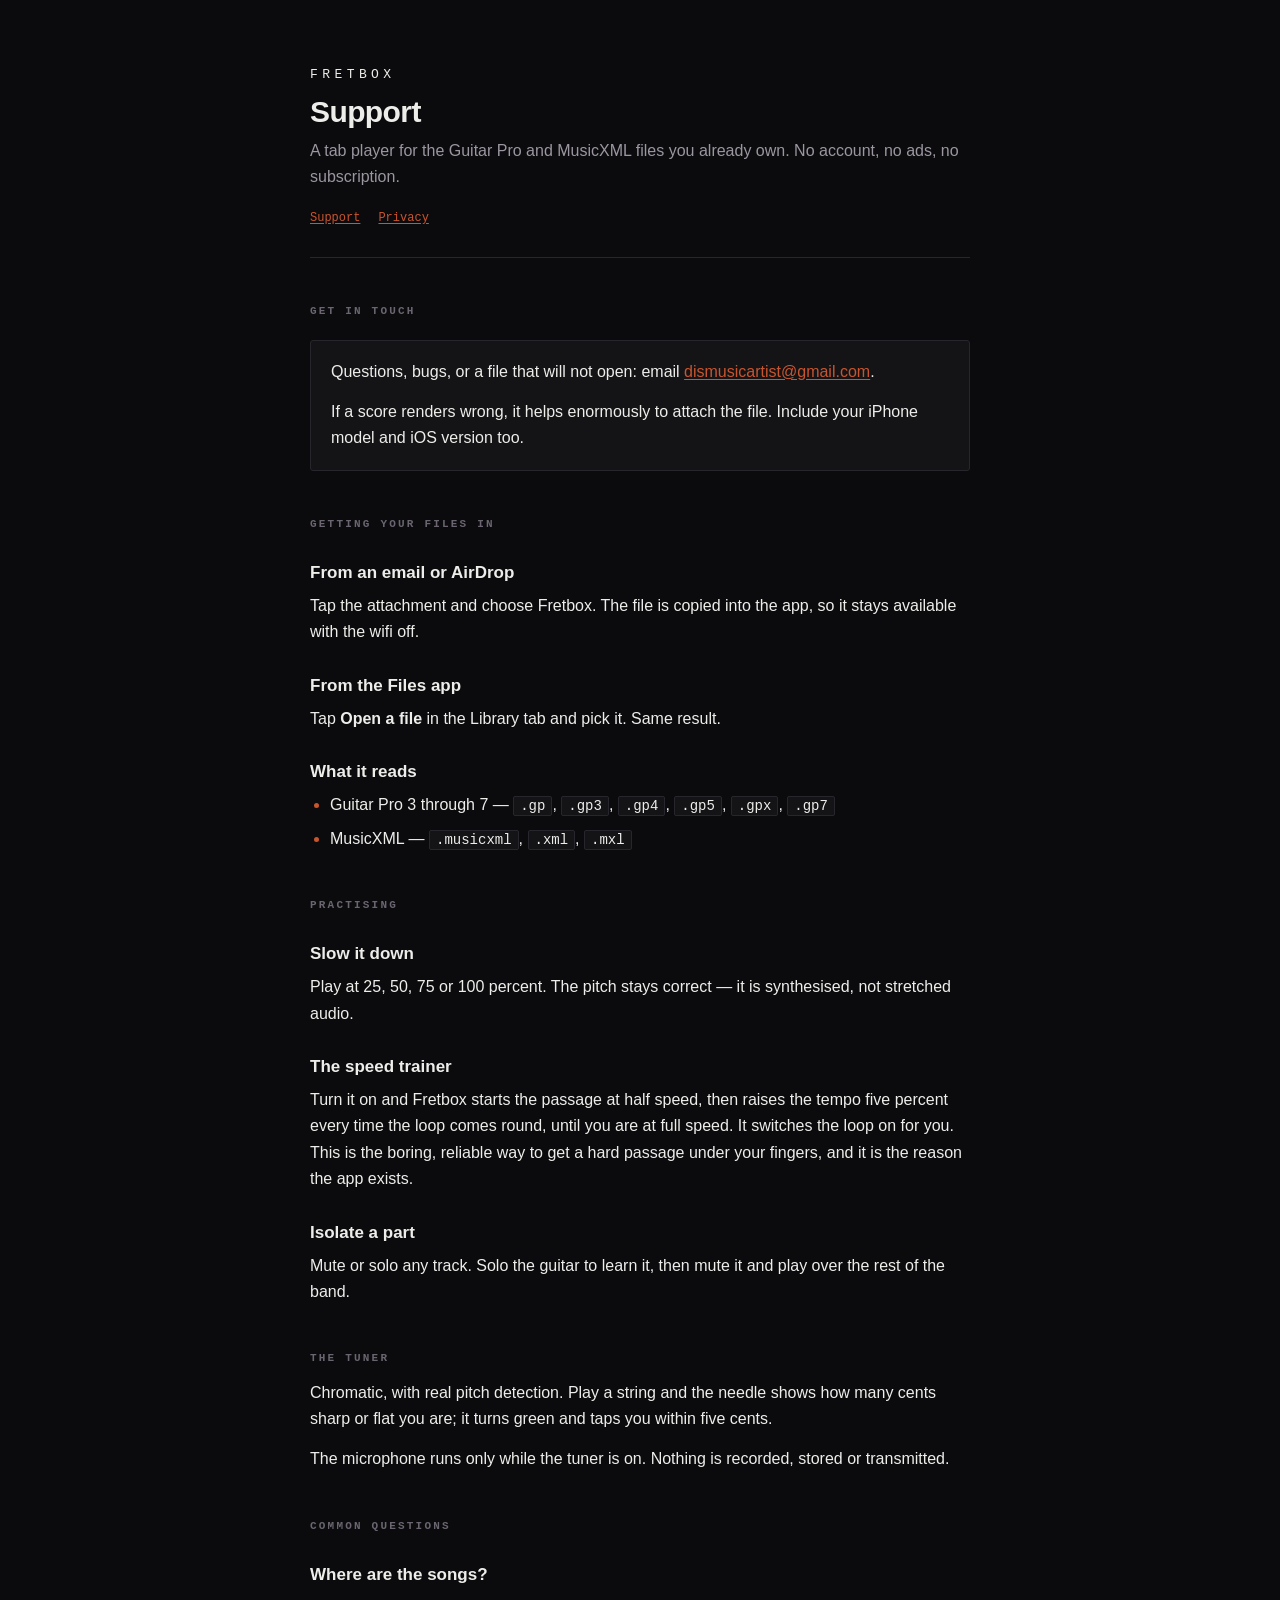
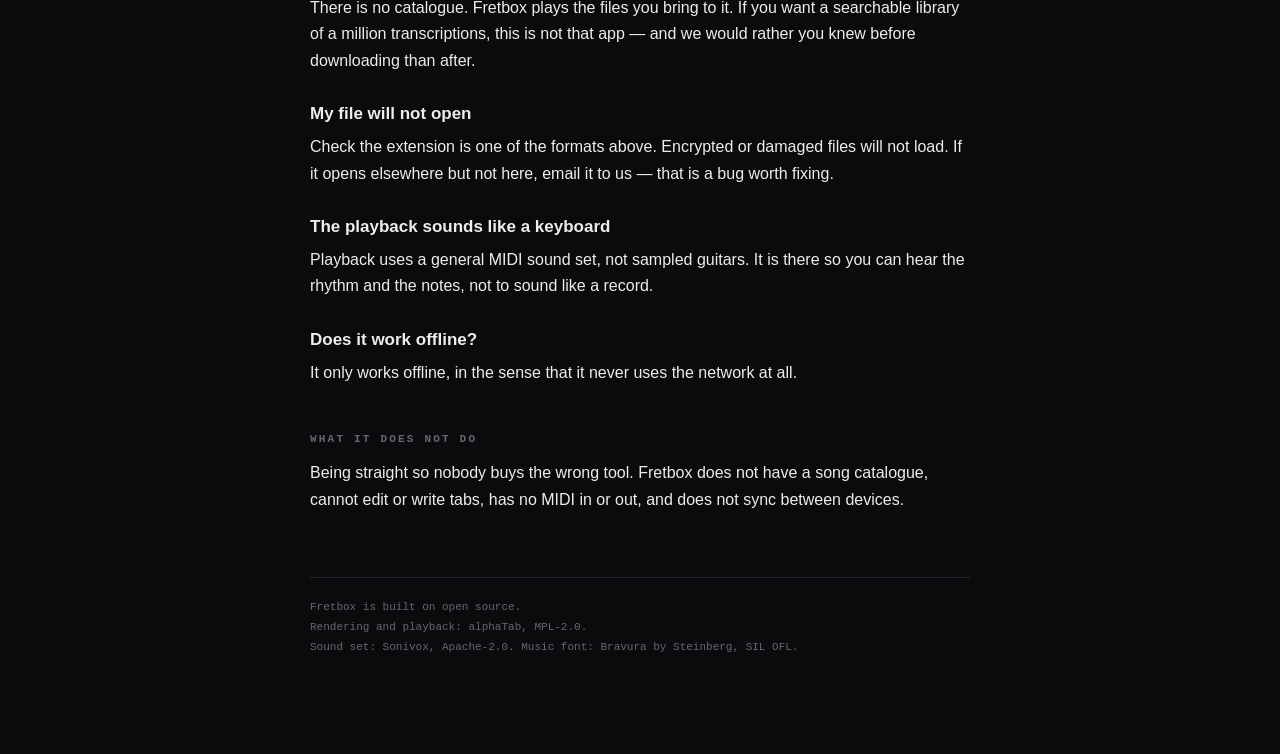
<file: index.html>
<!doctype html>
<html lang="en">
<head>
<meta charset="utf-8">
<meta name="viewport" content="width=device-width, initial-scale=1">
<title>Fretbox — Support</title>
<meta name="description" content="Support and help for Fretbox, a Guitar Pro and MusicXML tab player for iPhone.">
<link rel="stylesheet" href="style.css">
</head>
<body>
<div class="wrap">

<header>
  <p class="brand"><a href="./">FRETBOX</a></p>
  <h1>Support</h1>
  <p class="lede">A tab player for the Guitar Pro and MusicXML files you already own. No account, no ads, no subscription.</p>
  <nav><a href="./">Support</a><a href="privacy.html">Privacy</a></nav>
</header>

<h2>Get in touch</h2>
<div class="card">
  <p>Questions, bugs, or a file that will not open: email <a href="mailto:dismusicartist@gmail.com">dismusicartist@gmail.com</a>.</p>
  <p>If a score renders wrong, it helps enormously to attach the file. Include your iPhone model and iOS version too.</p>
</div>

<h2>Getting your files in</h2>

<h3>From an email or AirDrop</h3>
<p>Tap the attachment and choose Fretbox. The file is copied into the app, so it stays available with the wifi off.</p>

<h3>From the Files app</h3>
<p>Tap <strong>Open a file</strong> in the Library tab and pick it. Same result.</p>

<h3>What it reads</h3>
<ul>
  <li>Guitar Pro 3 through 7 — <code>.gp</code>, <code>.gp3</code>, <code>.gp4</code>, <code>.gp5</code>, <code>.gpx</code>, <code>.gp7</code></li>
  <li>MusicXML — <code>.musicxml</code>, <code>.xml</code>, <code>.mxl</code></li>
</ul>

<h2>Practising</h2>

<h3>Slow it down</h3>
<p>Play at 25, 50, 75 or 100 percent. The pitch stays correct — it is synthesised, not stretched audio.</p>

<h3>The speed trainer</h3>
<p>Turn it on and Fretbox starts the passage at half speed, then raises the tempo five percent every time the loop comes round, until you are at full speed. It switches the loop on for you. This is the boring, reliable way to get a hard passage under your fingers, and it is the reason the app exists.</p>

<h3>Isolate a part</h3>
<p>Mute or solo any track. Solo the guitar to learn it, then mute it and play over the rest of the band.</p>

<h2>The tuner</h2>
<p>Chromatic, with real pitch detection. Play a string and the needle shows how many cents sharp or flat you are; it turns green and taps you within five cents.</p>
<p>The microphone runs only while the tuner is on. Nothing is recorded, stored or transmitted.</p>

<h2>Common questions</h2>

<h3>Where are the songs?</h3>
<p>There is no catalogue. Fretbox plays the files you bring to it. If you want a searchable library of a million transcriptions, this is not that app — and we would rather you knew before downloading than after.</p>

<h3>My file will not open</h3>
<p>Check the extension is one of the formats above. Encrypted or damaged files will not load. If it opens elsewhere but not here, email it to us — that is a bug worth fixing.</p>

<h3>The playback sounds like a keyboard</h3>
<p>Playback uses a general MIDI sound set, not sampled guitars. It is there so you can hear the rhythm and the notes, not to sound like a record.</p>

<h3>Does it work offline?</h3>
<p>It only works offline, in the sense that it never uses the network at all.</p>

<h2>What it does not do</h2>
<p>Being straight so nobody buys the wrong tool. Fretbox does not have a song catalogue, cannot edit or write tabs, has no MIDI in or out, and does not sync between devices.</p>

<footer>
  Fretbox is built on open source.<br>
  Rendering and playback: alphaTab, MPL-2.0.<br>
  Sound set: Sonivox, Apache-2.0. Music font: Bravura by Steinberg, SIL OFL.
</footer>

</div>
</body>
</html>
</file>
<file: style.css>
/* Identidad de Fretbox: grafito con un solo color de senal, calido. */
:root{--bg:#0B0B0D;--surface:#141417;--line:#26262C;--text:#EDEDEA;
  --dim:#9B96A0;--faint:#6A6570;--accent:#C8552E}
*{box-sizing:border-box}
body{margin:0;padding:0 24px 96px;background:var(--bg);color:var(--text);
  font:16px/1.65 -apple-system,BlinkMacSystemFont,"Helvetica Neue",Arial,sans-serif;
  -webkit-font-smoothing:antialiased}
.wrap{max-width:660px;margin:0 auto}
header{padding:64px 0 28px;border-bottom:1px solid var(--line);margin-bottom:8px}
.brand{font-family:ui-monospace,Menlo,monospace;font-size:13px;letter-spacing:.34em;margin:0 0 10px}
.brand a{color:inherit;text-decoration:none}
h1{font-size:30px;line-height:1.15;letter-spacing:-.02em;margin:0 0 8px}
.lede{color:var(--dim);margin:0}
h2{font-family:ui-monospace,Menlo,monospace;font-size:11px;letter-spacing:.2em;
  text-transform:uppercase;color:var(--faint);margin:44px 0 12px}
h3{font-size:17px;margin:26px 0 6px}
p{margin:0 0 14px}
ul{padding-left:20px;margin:0 0 14px}
li{margin-bottom:7px}
li::marker{color:var(--accent)}
a{color:var(--accent);text-underline-offset:2px}
a:focus-visible{outline:2px solid var(--accent);outline-offset:3px}
.card{background:var(--surface);border:1px solid var(--line);border-radius:3px;padding:18px 20px;margin:20px 0}
.card p:last-child{margin-bottom:0}
code{font-family:ui-monospace,Menlo,monospace;font-size:14px;background:var(--surface);
  border:1px solid var(--line);padding:1px 6px;border-radius:2px}
nav{margin-top:18px;font-family:ui-monospace,Menlo,monospace;font-size:12px}
nav a{margin-right:18px}
footer{margin-top:64px;padding-top:20px;border-top:1px solid var(--line);
  font-family:ui-monospace,Menlo,monospace;font-size:11px;line-height:1.8;color:var(--faint)}
</file>
